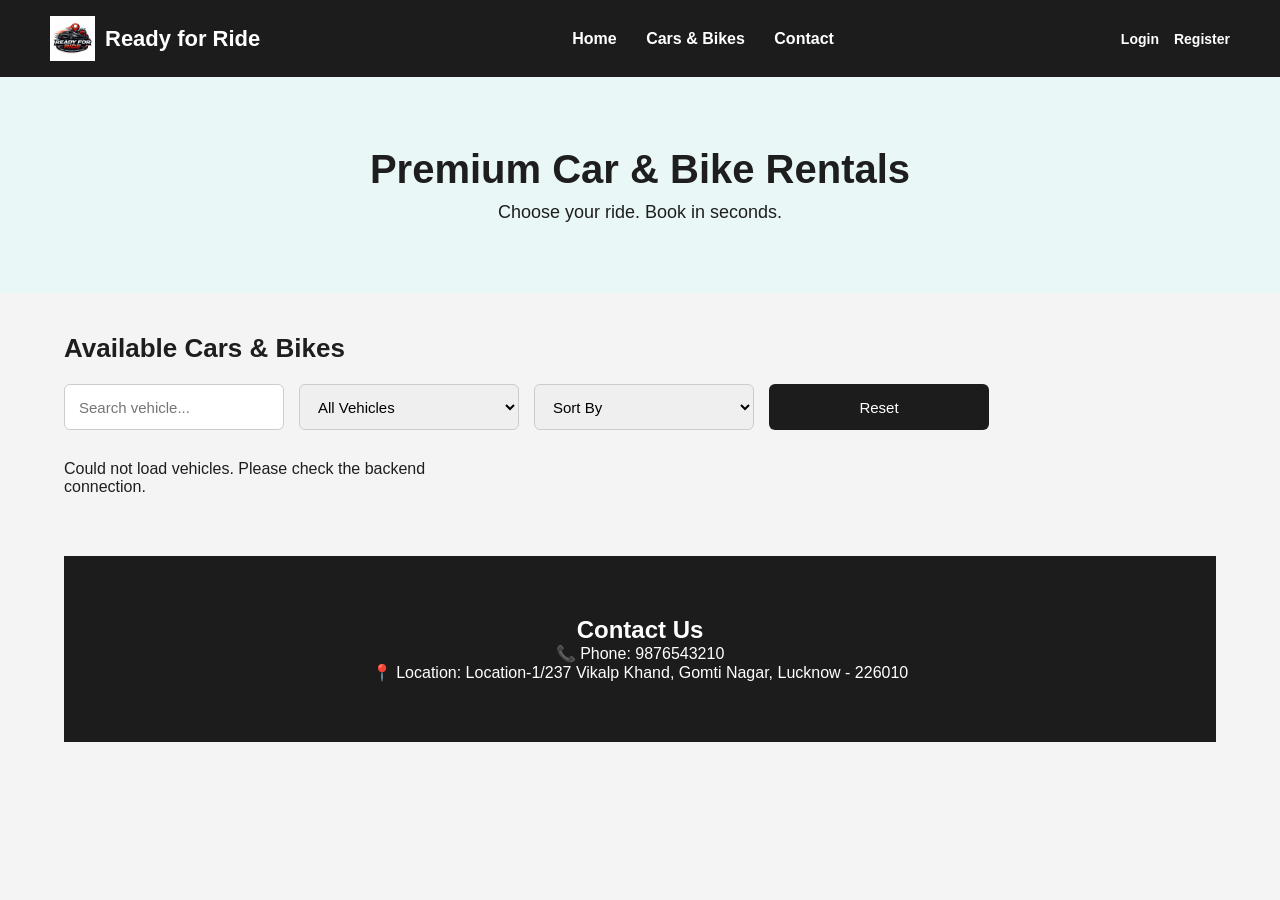
<file: Frontend/index.html>
<!DOCTYPE html>
<html>
<head>
<meta charset="UTF-8">
<title>Car Rental</title>
<meta name="viewport" content="width=device-width, initial-scale=1.0">
<link rel="stylesheet" href="style.css">
</head>
<body>

<!-- NAVBAR -->
<div class="navbar">

  <div class="brand">
    <img src="images/logo.jpeg" class="logo-img">
    <span class="brand-name">Ready for Ride</span>
  </div>

  <div class="nav-links">
  <a href="#">Home</a>
  <a href="#cars">Cars & Bikes</a>
  
  <a href="#contact">Contact</a>
</div>
<div class="auth-navigation" id="authNavigation">

    <a href="login.html" id="loginNavBtn">
        Login
    </a>

    <a href="register.html" id="registerNavBtn">
        Register
    </a>

    <button
        type="button"
        id="logoutNavBtn"
        style="display:none;">
        Logout
    </button>

</div>
</div>


<!-- HERO -->
<div class="hero" id="home">
  <h1>Premium Car & Bike Rentals</h1>
  <p>Choose your ride. Book in seconds.</p>
</div>

<!-- CAR LIST -->
<div class="container" id="cars">

  <h2 class="section-title">Available Cars & Bikes</h2>

  <div class="filters">

  <input type="text" id="searchInput" placeholder="Search vehicle...">


  <select id="typeFilter">
  <option value="">All Vehicles</option>
  <option value="Car">Cars</option>
  <option value="Bike">Bikes</option>
</select>

<!--
  <select id="gearFilter">
    <option value="">All Transmission</option>
    <option value="Manual">Manual</option>
    <option value="Automatic">Automatic</option>
  </select>
-->

  <select id="sortPrice">
  <option value="">Sort By</option>
  <option value="low">Price: Low → High</option>
  <option value="high">Price: High → Low</option>
</select>

  <button id="resetBtn">Reset</button>

</div>

  <div class="cars" id="carsContainer"></div>

<div class="contact-section" id="contact">
  <h2>Contact Us</h2>
  <p>📞 Phone: <span id="homePhone"></span></p>
<p>📍 Location: <span id="homeAddress"></span></p>

</div>

<script src="script.js"></script>
<script src="navbar.js"></script>
</body>
</html>
</file>
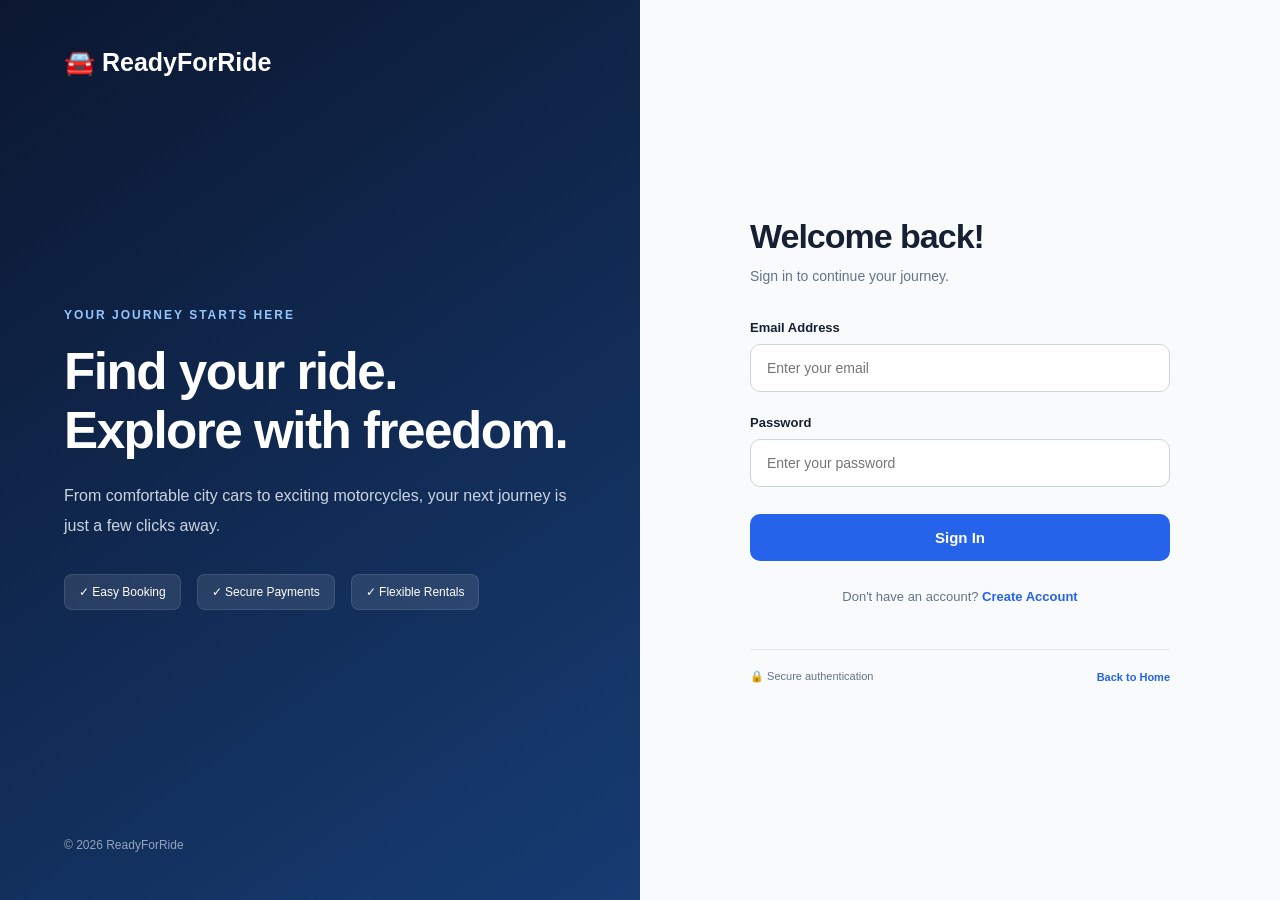
<file: Frontend/login.html>
<!DOCTYPE html>
<html lang="en">
<head>
    <meta charset="UTF-8">
    <meta name="viewport"
          content="width=device-width, initial-scale=1.0">
    <title>Login | ReadyForRide</title>

    <link rel="stylesheet" href="style.css">
    <link rel="stylesheet" href="auth.css">
</head>

<body class="auth-page">

    <div class="auth-layout">

        <section class="auth-brand">
            <div class="brand-logo">🚘 ReadyForRide</div>

            <div class="brand-content">
                <span class="eyebrow">YOUR JOURNEY STARTS HERE</span>

                <h1>
                    Find your ride.<br>
                    Explore with freedom.
                </h1>

                <p>
                    From comfortable city cars to exciting
                    motorcycles, your next journey is just
                    a few clicks away.
                </p>

                <div class="brand-features">
                    <span>✓ Easy Booking</span>
                    <span>✓ Secure Payments</span>
                    <span>✓ Flexible Rentals</span>
                </div>
            </div>

            <p class="brand-footer">
                © 2026 ReadyForRide
            </p>
        </section>

        <section class="auth-form-section">
            <div class="auth-card">

                <div class="mobile-logo">🚘 ReadyForRide</div>

                <h2>Welcome back!</h2>
                <p class="auth-subtitle">
                    Sign in to continue your journey.
                </p>

                <form onsubmit="event.preventDefault(); loginCustomer();">

                    <label for="loginEmail">Email Address</label>
                    <input
                        type="email"
                        id="loginEmail"
                        placeholder="Enter your email"
                        autocomplete="email"
                        required
                    >

                    <label for="loginPassword">Password</label>
                    <input
                        type="password"
                        id="loginPassword"
                        placeholder="Enter your password"
                        autocomplete="current-password"
                        required
                    >

                    <button type="submit" class="auth-btn">
                        Sign In
                    </button>

                </form>

                <p class="auth-switch">
                    Don't have an account?
                    <a href="register.html">Create Account</a>
                </p>

                <div class="auth-bottom">
                    <span>🔒 Secure authentication</span>
                    <a href="index.html">Back to Home</a>
                </div>

            </div>
        </section>

    </div>

    <script src="script.js"></script>
</body>
</html>
</file>
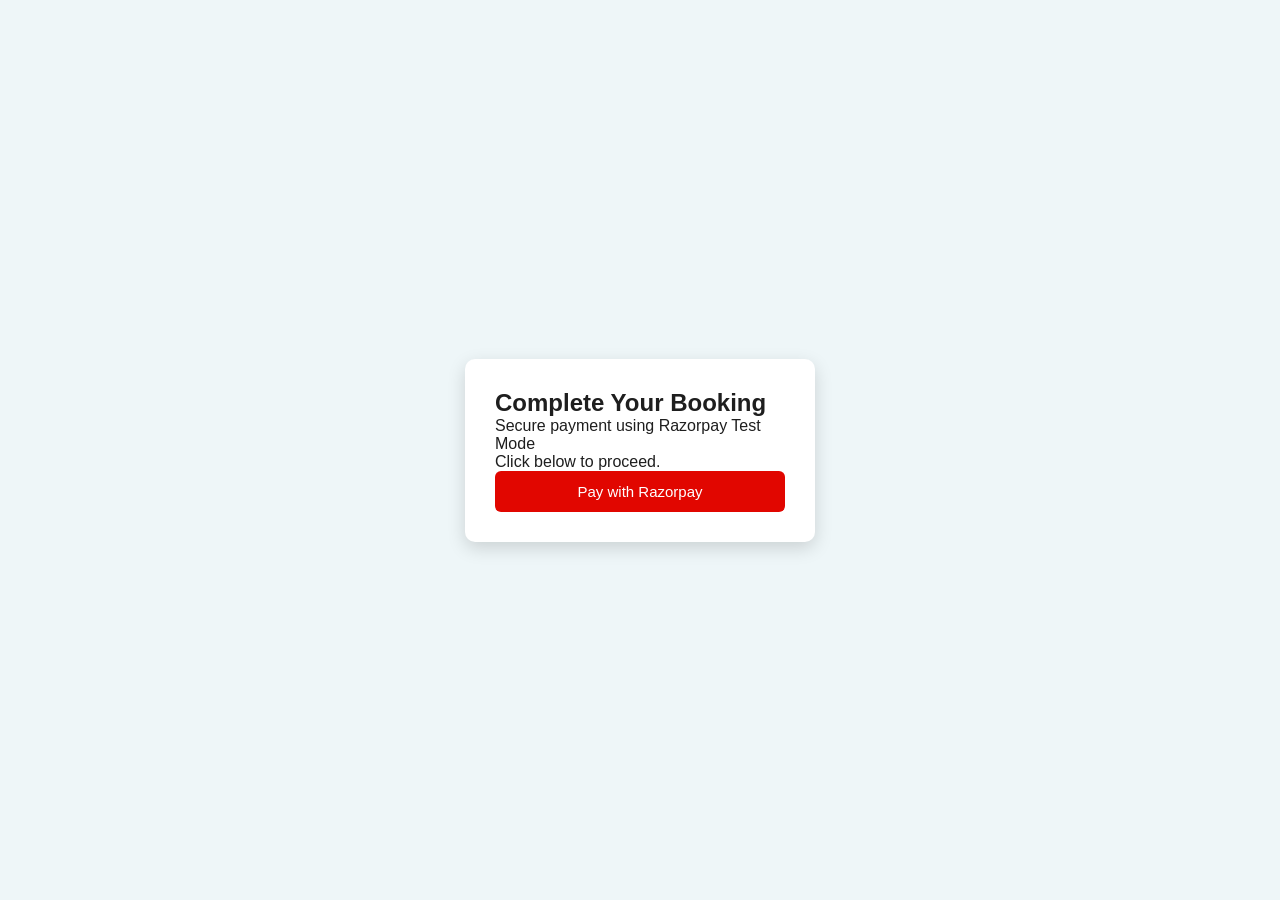
<file: Frontend/payment.html>
<!DOCTYPE html>
<html lang="en">
<head>
    <meta charset="UTF-8">
    <meta name="viewport"
          content="width=device-width, initial-scale=1.0">
    <title>ReadyForRide - Payment</title>
    <link rel="stylesheet" href="style.css">
</head>
<body>

<div class="booking-container">
    <div class="booking-card">

        <h2>Complete Your Booking</h2>

        <p>Secure payment using Razorpay Test Mode</p>

        <p id="paymentStatus">
            Click below to proceed.
        </p>

        <button id="payBtn" onclick="startRazorpayPayment()">
            Pay with Razorpay
        </button>

    </div>
</div>

<script src="https://checkout.razorpay.com/v1/checkout.js">
</script>

<script src="payment.js"></script>

</body>
</html>
</file>
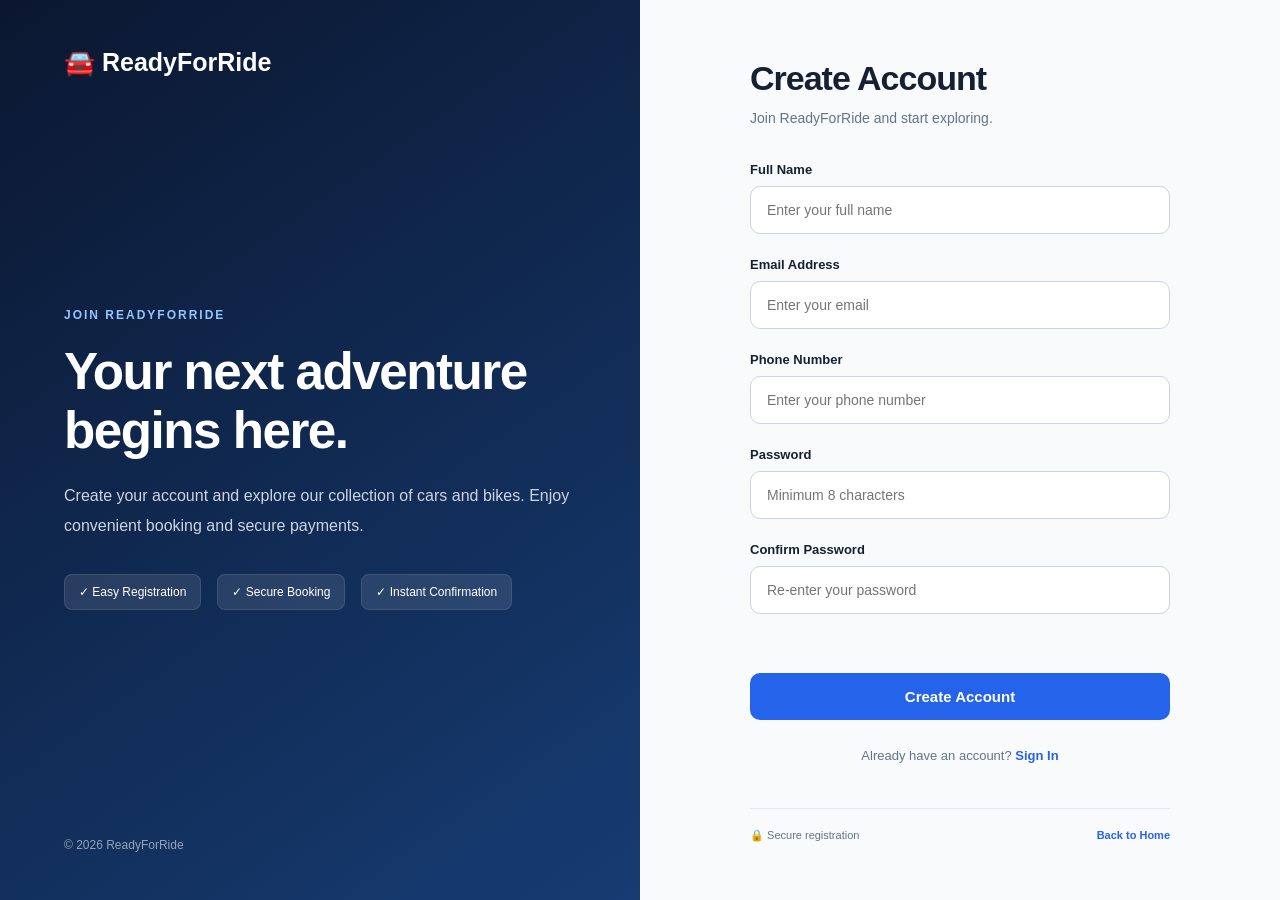
<file: Frontend/register.html>
<!DOCTYPE html>
<html lang="en">
<head>
    <meta charset="UTF-8">
    <meta name="viewport"
          content="width=device-width, initial-scale=1.0">

    <title>Create Account | ReadyForRide</title>

    <link rel="stylesheet" href="style.css">
    <link rel="stylesheet" href="auth.css">
</head>

<body class="auth-page">

<div class="auth-layout">

    <!-- LEFT BRANDING PANEL -->
    <section class="auth-brand">

        <div class="brand-logo">🚘 ReadyForRide</div>

        <div class="brand-content">

            <span class="eyebrow">
                JOIN READYFORRIDE
            </span>

            <h1>
                Your next adventure<br>
                begins here.
            </h1>

            <p>
                Create your account and explore our
                collection of cars and bikes.
                Enjoy convenient booking and secure payments.
            </p>

            <div class="brand-features">
                <span>✓ Easy Registration</span>
                <span>✓ Secure Booking</span>
                <span>✓ Instant Confirmation</span>
            </div>

        </div>

        <p class="brand-footer">
            © 2026 ReadyForRide
        </p>

    </section>

    <!-- RIGHT REGISTRATION PANEL -->
    <section class="auth-form-section">

        <div class="auth-card">

            <div class="mobile-logo">🚘 ReadyForRide</div>

            <h2>Create Account</h2>

            <p class="auth-subtitle">
                Join ReadyForRide and start exploring.
            </p>

            <form id="registerForm">

                <label for="fullName">Full Name</label>
                <input
                    type="text"
                    id="fullName"
                    placeholder="Enter your full name"
                    autocomplete="name"
                    required
                >

                <label for="email">Email Address</label>
                <input
                    type="email"
                    id="email"
                    placeholder="Enter your email"
                    autocomplete="email"
                    required
                >

                <label for="phone">Phone Number</label>
                <input
                    type="tel"
                    id="phone"
                    placeholder="Enter your phone number"
                    autocomplete="tel"
                    pattern="[0-9]{10}"
                    maxlength="10"
                    required
                >

                <label for="password">Password</label>
                <input
                    type="password"
                    id="password"
                    placeholder="Minimum 8 characters"
                    autocomplete="new-password"
                    minlength="8"
                    required
                >

                <label for="confirmPassword">
                    Confirm Password
                </label>
                <input
                    type="password"
                    id="confirmPassword"
                    placeholder="Re-enter your password"
                    autocomplete="new-password"
                    minlength="8"
                    required
                >

                <p id="registerMessage"
                   role="status"
                   aria-live="polite"></p>

                <button type="submit"
                        id="registerBtn"
                        class="auth-btn">
                    Create Account
                </button>

            </form>

            <p class="auth-switch">
                Already have an account?
                <a href="login.html">Sign In</a>
            </p>

            <div class="auth-bottom">
                <span>🔒 Secure registration</span>
                <a href="index.html">Back to Home</a>
            </div>

        </div>

    </section>

</div>

<script src="register.js"></script>

</body>
</html>
</file>
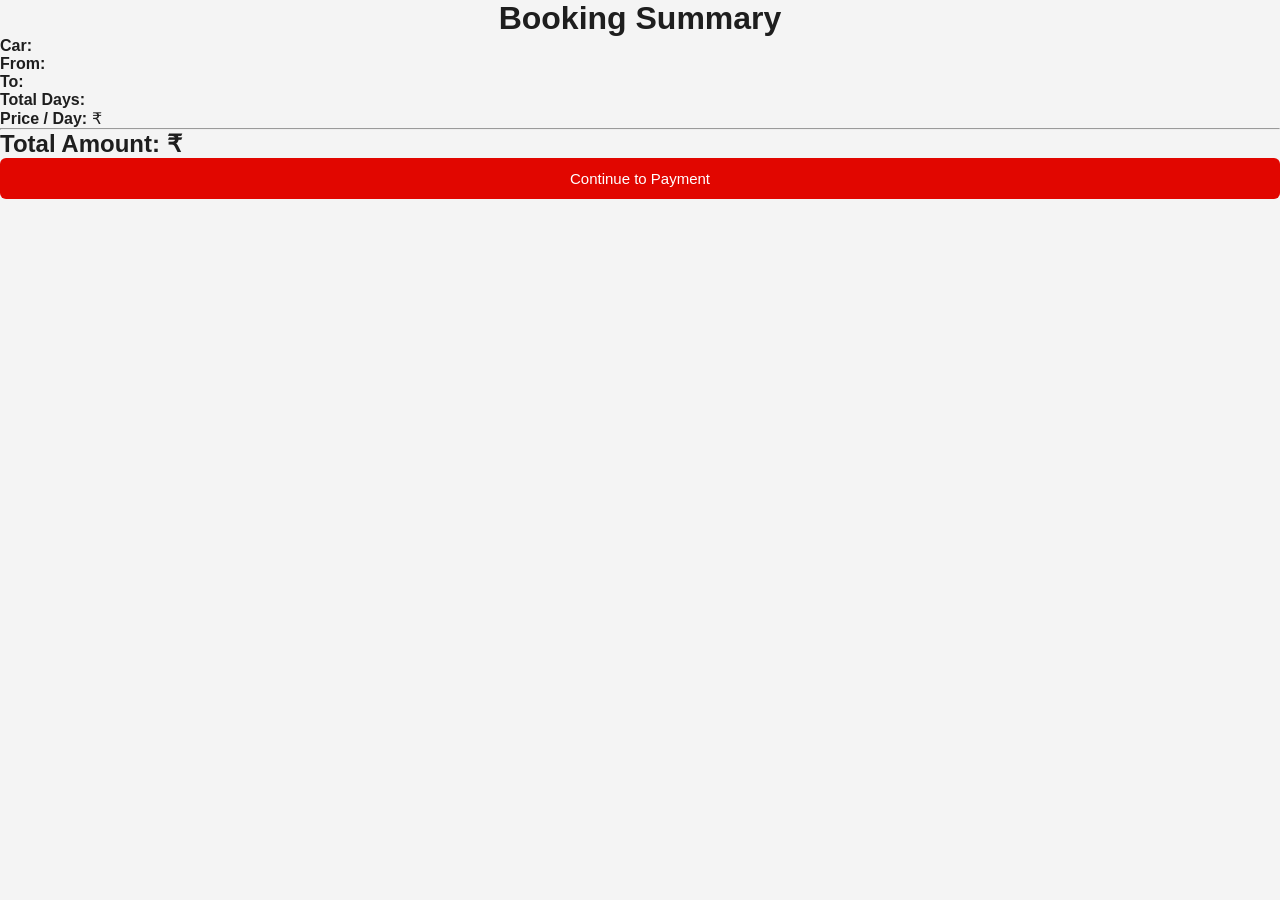
<file: Frontend/summary.html>
<!DOCTYPE html>
<html>
<head>
<title>Booking Summary</title>
<meta name="viewport" content="width=device-width, initial-scale=1.0">
<link rel="stylesheet" href="style.css">
</head>
<body>

<h1 style="text-align:center">Booking Summary</h1>

<div class="details-box">

  <p><b>Car:</b> <span id="sCar"></span></p>
  <p><b>From:</b> <span id="sFrom"></span></p>
  <p><b>To:</b> <span id="sTo"></span></p>
  <p><b>Total Days:</b> <span id="sDays"></span></p>
  <p><b>Price / Day:</b> ₹<span id="sPrice"></span></p>
  <hr>
  <h2>Total Amount: ₹<span id="sTotal"></span></h2>

  <button onclick="goPayment()">Continue to Payment</button>

</div>

<script src="script.js"></script>
</body>
</html>
</file>
<file: Frontend/style.css>
/* =========================
   GLOBAL RESET & VARIABLES
========================= */

*{
margin:0;
padding:0;
box-sizing:border-box;
font-family:Arial, Helvetica, sans-serif;
}

:root{
--primary:#1c1c1c;        /* Dark charcoal */
--primary-dark:#000000;  
--accent:#e10600;         /* Sporty red */
--bg:#f4f4f4;
--card-bg:#ffffff;
--text:#1e1e1e;
--muted:#666;
--radius:10px;
--shadow:0 6px 18px rgba(0,0,0,0.15);
}



html{
scroll-behavior:smooth;
}

body{
background:var(--bg);
color:var(--text);
overflow-x:hidden;
}

img{
max-width:100%;
height:auto;
}

/* =========================
   NAVBAR
========================= */

.navbar{
display:flex;
justify-content:space-between;
align-items:center;
padding:16px 50px;
background:var(--primary);
color:white;
position:sticky;
top:0;
z-index:1000;
}

.nav-links a{
color:white;
margin-left:25px;
text-decoration:none;
font-weight:bold;
}

.nav-links a:hover{
background:var(--accent);
padding:6px 12px;
border-radius:4px;
text-decoration:none;
}


.brand{
  display:flex;
  align-items:center;
  gap:10px;
}

.logo-img{
  width:45px;
  height:45px;
  object-fit:contain;
}

.brand-name{
  font-size:22px;
  font-weight:bold;
  color:white;
}


/* =========================
   HERO
========================= */

.hero{
background:#e9f7f7;
padding:70px 20px;
text-align:center;
}

.hero h1{
font-size:40px;
margin-bottom:10px;
}

.hero p{
font-size:18px;
}

/* =========================
   CONTAINER
========================= */

.container{
width:90%;
max-width:1200px;
margin:auto;
padding:40px 0;
}

.section-title{
font-size:26px;
margin-bottom:20px;
}

/* =========================
   FILTER BAR
========================= */

.filters{
display:flex;
gap:15px;
flex-wrap:wrap;
margin-bottom:30px;
}

.filters input,
.filters select,
.filters button{
width:220px;
height:46px;
padding:0 14px;
border-radius:6px;
border:1px solid #ccc;
font-size:15px;
}

.filters input:focus,
.filters select:focus{
outline:none;
border-color:var(--primary);
}

#resetBtn{
background:var(--primary);
color:white;
border:none;
cursor:pointer;
}

#resetBtn:hover{
background:var(--primary-dark);
}

/* =========================
   CAR GRID
========================= */

.cars{
display:grid;
grid-template-columns:repeat(3,1fr);
gap:30px;
}

/* =========================
   CAR CARD
========================= */

.car-card{
background:var(--card-bg);
padding:15px;
border-radius:var(--radius);
box-shadow:var(--shadow);
text-align:center;
transition:0.3s;
}

.car-card:hover{
transform:translateY(-5px);
box-shadow:0 8px 22px rgba(0,0,0,0.2);
}

.car-card img{
height:180px;
object-fit:cover;
border-radius:8px;
}

.car-card h3{
margin:12px 0 5px;
}

.car-card p{
color:var(--muted);
font-size:14px;
}

.price{
color:green;
font-weight:bold;
font-size:18px;
margin:10px 0;
}

/* =========================
   BUTTON
========================= */

button{
width:100%;
padding:12px;
border:none;
border-radius:6px;
background:var(--accent);

color:white;
font-size:15px;
cursor:pointer;
}

button:hover{
background:#b30000;
}


/* =========================
   DETAILS PAGE
========================= */

.details-page{
display:flex;
gap:40px;
max-width:1200px;
margin:auto;
padding:40px 20px;
flex-wrap:wrap;
}

.car-info-box,
.booking-box{
flex:1;
min-width:300px;
background:white;
padding:25px;
border-radius:var(--radius);
box-shadow:var(--shadow);
}

.details-img{
height:260px;
object-fit:cover;
border-radius:8px;
margin-bottom:15px;
}

.spec{
margin:8px 0;
}

.price-big{
font-size:24px;
color:green;
font-weight:bold;
margin:15px 0;
}

.car-info-box h3{
margin-top:15px;
}

.car-info-box p{
margin:6px 0;
}

/* =========================
   BOOKING FORM
========================= */

.booking-box input{
width:100%;
padding:10px;
margin:10px 0;
border-radius:5px;
border:1px solid #ccc;
}

.summary{
background:#eef3f6;
padding:15px;
border-radius:8px;
margin:15px 0;
font-weight:bold;
text-align:center;
}

/*Request Booking*/

.lead-form{
  display:flex;
  flex-direction:column;
  gap:12px;
  margin-top:15px;
}

.lead-form input{
  padding:12px;
  border-radius:6px;
  border:1px solid #ccc;
}

.lead-form button{
  background:var(--accent);
  color:white;
  padding:12px;
  border:none;
  border-radius:6px;
  font-size:16px;
  cursor:pointer;
}



/* =========================
   PAYMENT PAGE
========================= */

.booking-container{
min-height:100vh;
display:flex;
align-items:center;
justify-content:center;
background:#eef6f8;
padding:20px;
}

.booking-card{
background:white;
max-width:350px;
width:100%;
padding:30px;
border-radius:var(--radius);
box-shadow:var(--shadow);
text-align:left;
}

.pay-section{
display:flex;
flex-direction:column;
gap:12px;
margin-top:15px;
}

.qr-img{
width:180px;
margin:10px auto;
display:block;
}

/* =========================
   CONFIRMATION PAGE
========================= */

.success-title{
text-align:center;
margin-bottom:20px;
}

.confirm-row{
display:flex;
justify-content:space-between;
margin:8px 0;
font-size:16px;
}

.confirm-row span:first-child{
font-weight:bold;
}

.confirm-row.total{
font-size:18px;
color:green;
font-weight:bold;
}

/* =========================
   CONTACT SECTION
========================= */

.contact-section{
background:var(--primary);
color:white;
padding:60px 20px;
text-align:center;
margin-top:60px;
}

/* =========================
   RESPONSIVE
========================= */

@media(max-width:900px){
.cars{
grid-template-columns:repeat(2,1fr);
}
}

@media(max-width:768px){

.hero h1{
font-size:28px;
}

.navbar{
padding:15px 20px;
}

.filters{
flex-direction:column;
}

.filters input,
.filters select,
.filters button{
width:100%;
}

.details-page{
flex-direction:column;
}

}

@media(max-width:600px){
.cars{
grid-template-columns:1fr;
}
}

@media(max-width:480px){
h1,h2{
font-size:22px;
}
.price-big{
font-size:20px;
}
}

/* =========================
   MOBILE NAVBAR FIX
========================= */

@media (max-width: 600px){

  .navbar{
    flex-direction:column;
    align-items:center;
    gap:12px;
    padding:15px;
  }

  .brand{
    justify-content:center;
  }

  .nav-links{
    display:flex;
    gap:20px;
  }

  .nav-links a{
    margin-left:0;
    font-size:16px;
  }

}


/* ============================
   LOGIN / LOGOUT NAVIGATION
============================ */

.auth-navigation {
    display: flex;
    align-items: center;
    gap: 15px;
}

.auth-navigation a {
    color: white;
    text-decoration: none;
    font-size: 14px;
    font-weight: 600;
}

.auth-navigation a:hover {
    color: #93c5fd;
}

#logoutNavBtn {
    width: auto;
    background: #dc2626;
    color: white;
    border: none;
    padding: 10px 18px;
    border-radius: 7px;
    font-size: 14px;
    font-weight: 600;
    cursor: pointer;
}

#logoutNavBtn:hover {
    background: #b91c1c;
}
</file>
<file: Frontend/auth.css>
@import url('https://fonts.googleapis.com/css2?family=Inter:wght@400;500;600;700;800&display=swap');

* {
    box-sizing: border-box;
}

body.auth-page {
    margin: 0;
    padding: 0;
    font-family: 'Inter', sans-serif;
    background: #f8fafc;
    color: #172033;
}

.auth-layout {
    display: grid;
    grid-template-columns: 1fr 1fr;
    min-height: 100vh;
}

/* LEFT BRANDING PANEL */

.auth-brand {
    background: linear-gradient(145deg, #0b1730, #163c73);
    color: white;
    display: flex;
    flex-direction: column;
    justify-content: space-between;
    padding: 48px 64px;
}

.brand-logo {
    font-size: 25px;
    font-weight: 800;
}

.brand-content {
    max-width: 520px;
}

.eyebrow {
    color: #93c5fd;
    font-size: 12px;
    font-weight: 700;
    letter-spacing: 2px;
}

.brand-content h1 {
    font-size: clamp(34px, 4vw, 58px);
    line-height: 1.15;
    margin: 20px 0;
    letter-spacing: -1.5px;
}

.brand-content p {
    color: #cbd5e1;
    line-height: 1.9;
    font-size: 16px;
}

.brand-features {
    display: flex;
    flex-wrap: wrap;
    gap: 16px;
    margin-top: 32px;
}

.brand-features span {
    padding: 10px 14px;
    background: rgba(255,255,255,0.1);
    border: 1px solid rgba(255,255,255,0.1);
    border-radius: 8px;
    font-size: 12px;
}

.brand-footer {
    font-size: 12px;
    color: #94a3b8;
}

/* RIGHT LOGIN PANEL */

.auth-form-section {
    display: flex;
    justify-content: center;
    align-items: center;
    padding: 40px 24px;
}

.auth-card {
    width: 100%;
    max-width: 420px;
}

.auth-card h2 {
    margin: 0;
    font-size: 34px;
    font-weight: 800;
    letter-spacing: -1px;
}

.auth-subtitle {
    color: #64748b;
    margin: 12px 0 36px;
    font-size: 14px;
}

.auth-card form {
    display: flex;
    flex-direction: column;
}

.auth-card label {
    font-size: 13px;
    font-weight: 600;
    margin-bottom: 9px;
}

.auth-card input {
    width: 100%;
    padding: 15px 16px;
    border: 1px solid #cbd5e1;
    background: white;
    border-radius: 10px;
    font-size: 14px;
    font-family: inherit;
    margin-bottom: 23px;
    outline: none;
    transition: 0.2s;
}

.auth-card input:focus {
    border-color: #2563eb;
    box-shadow: 0 0 0 3px rgba(37,99,235,0.12);
}

.auth-btn {
    width: 100%;
    padding: 15px;
    background: #2563eb;
    color: white;
    border: none;
    border-radius: 10px;
    font-size: 15px;
    font-weight: 700;
    cursor: pointer;
    margin-top: 4px;
    transition: 0.2s;
}

.auth-btn:hover {
    background: #1d4ed8;
    transform: translateY(-1px);
}

.auth-switch {
    margin-top: 28px;
    text-align: center;
    font-size: 13px;
    color: #64748b;
}

.auth-switch a,
.auth-bottom a {
    color: #2563eb;
    text-decoration: none;
    font-weight: 700;
}

.auth-bottom {
    display: flex;
    justify-content: space-between;
    align-items: center;
    gap: 12px;
    margin-top: 45px;
    padding-top: 20px;
    border-top: 1px solid #e2e8f0;
    font-size: 11px;
    color: #64748b;
}

.mobile-logo {
    display: none;
}

/* MOBILE RESPONSIVE */

@media (max-width: 850px) {
    .auth-layout {
        grid-template-columns: 1fr;
    }

    .auth-brand {
        display: none;
    }

    .auth-form-section {
        min-height: 100vh;
        padding: 30px 22px;
    }

    .mobile-logo {
        display: block;
        color: #1e40af;
        font-weight: 800;
        font-size: 23px;
        margin-bottom: 42px;
    }

    .auth-card h2 {
        font-size: 29px;
    }
}
#registerMessage {
    min-height: 20px;
    margin: 0 0 12px;
    font-size: 13px;
    font-weight: 500;
}

.auth-btn:disabled {
    opacity: 0.65;
    cursor: not-allowed;
}
</file>
